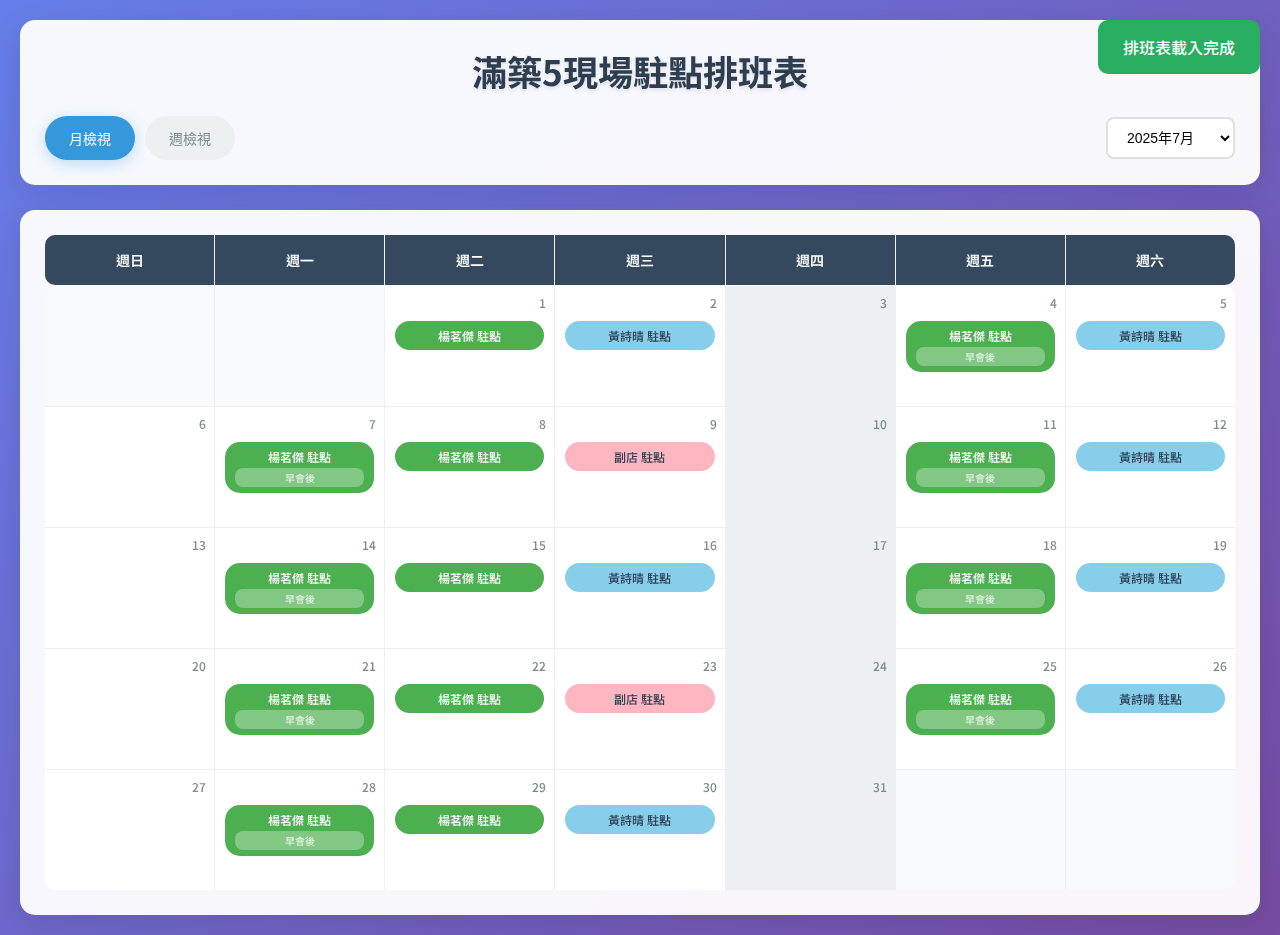
<file: index-local.html>
<!DOCTYPE html>
<html lang="zh-TW">
<head>
    <meta charset="UTF-8">
    <meta name="viewport" content="width=device-width, initial-scale=1.0">
    <title>滿築5現場駐點排班表</title>
    <link rel="stylesheet" href="styles.css">
    <link href="https://fonts.googleapis.com/css2?family=Noto+Sans+TC:wght@300;400;500;700&display=swap" rel="stylesheet">
</head>
<body>
    <div class="container">
        <header>
            <h1>滿築5現場駐點排班表</h1>
            <div class="controls">
                <div class="view-controls">
                    <button id="monthView" class="view-btn active">月檢視</button>
                    <button id="weekView" class="view-btn">週檢視</button>
                </div>
                <div class="date-controls">
                    <select id="monthSelector">
                        <option value="7">2025年7月</option>
                        <option value="8">2025年8月</option>
                        <option value="9">2025年9月</option>
                        <option value="10">2025年10月</option>
                        <option value="11">2025年11月</option>
                        <option value="12">2025年12月</option>
                    </select>
                    <select id="weekSelector" style="display: none;">
                        <!-- 週次選項將由 JavaScript 動態生成 -->
                    </select>
                </div>
            </div>
        </header>

        <main>
            <div id="monthViewContainer" class="view-container active">
                <div class="calendar-header">
                    <div class="day-header">週日</div>
                    <div class="day-header">週一</div>
                    <div class="day-header">週二</div>
                    <div class="day-header">週三</div>
                    <div class="day-header">週四</div>
                    <div class="day-header">週五</div>
                    <div class="day-header">週六</div>
                </div>
                <div id="monthCalendar" class="calendar-grid">
                    <!-- 月檢視日曆將由 JavaScript 動態生成 -->
                </div>
            </div>

            <div id="weekViewContainer" class="view-container">
                <div class="week-header">
                    <div class="person-header">人員</div>
                    <div class="day-header">週日</div>
                    <div class="day-header">週一</div>
                    <div class="day-header">週二</div>
                    <div class="day-header">週三</div>
                    <div class="day-header">週四</div>
                    <div class="day-header">週五</div>
                    <div class="day-header">週六</div>
                </div>
                <div id="weekCalendar" class="week-grid">
                    <!-- 週檢視日曆將由 JavaScript 動態生成 -->
                </div>
            </div>
        </main>

        <div id="notification" class="notification"></div>
    </div>

    <script src="script-local.js"></script>
</body>
</html>
</file>
<file: styles.css>
* {
    margin: 0;
    padding: 0;
    box-sizing: border-box;
}

body {
    font-family: 'Noto Sans TC', sans-serif;
    background: linear-gradient(135deg, #667eea 0%, #764ba2 100%);
    min-height: 100vh;
    color: #333;
}

.container {
    max-width: 1400px;
    margin: 0 auto;
    padding: 20px;
}

header {
    background: rgba(255, 255, 255, 0.95);
    backdrop-filter: blur(10px);
    border-radius: 15px;
    padding: 25px;
    margin-bottom: 25px;
    box-shadow: 0 8px 32px rgba(0, 0, 0, 0.1);
}

h1 {
    text-align: center;
    color: #2c3e50;
    font-weight: 700;
    font-size: 2.2rem;
    margin-bottom: 20px;
    text-shadow: 0 2px 4px rgba(0, 0, 0, 0.1);
}

.controls {
    display: flex;
    justify-content: space-between;
    align-items: center;
    flex-wrap: wrap;
    gap: 15px;
}

.view-controls {
    display: flex;
    gap: 10px;
}

.view-btn {
    padding: 12px 24px;
    border: none;
    border-radius: 25px;
    background: #ecf0f1;
    color: #7f8c8d;
    font-weight: 500;
    cursor: pointer;
    transition: all 0.3s ease;
    font-size: 14px;
}

.view-btn.active {
    background: #3498db;
    color: white;
    box-shadow: 0 4px 15px rgba(52, 152, 219, 0.3);
}

.view-btn:hover:not(.active) {
    background: #bdc3c7;
    transform: translateY(-2px);
}

.date-controls {
    display: flex;
    gap: 10px;
}

select {
    padding: 10px 15px;
    border: 2px solid #e0e0e0;
    border-radius: 8px;
    background: white;
    font-size: 14px;
    font-weight: 500;
    cursor: pointer;
    transition: all 0.3s ease;
}

select:focus {
    outline: none;
    border-color: #3498db;
    box-shadow: 0 0 0 3px rgba(52, 152, 219, 0.1);
}

.view-container {
    display: none;
    background: rgba(255, 255, 255, 0.95);
    backdrop-filter: blur(10px);
    border-radius: 15px;
    padding: 25px;
    box-shadow: 0 8px 32px rgba(0, 0, 0, 0.1);
    overflow-x: auto;
}

.view-container.active {
    display: block;
}

/* 月檢視樣式 */
.calendar-header {
    display: grid;
    grid-template-columns: repeat(7, 1fr);
    gap: 1px;
    background: #ecf0f1;
    border-radius: 10px;
    overflow: hidden;
    margin-bottom: 1px;
}

.day-header {
    background: #34495e;
    color: white;
    padding: 15px 10px;
    text-align: center;
    font-weight: 600;
    font-size: 14px;
}

.calendar-grid {
    display: grid;
    grid-template-columns: repeat(7, 1fr);
    gap: 1px;
    background: #ecf0f1;
    border-radius: 10px;
    overflow: hidden;
}

.calendar-day {
    background: white;
    min-height: 120px;
    padding: 10px;
    position: relative;
    transition: all 0.3s ease;
    cursor: pointer;
}

.calendar-day:hover {
    background: #f8f9fa;
    transform: scale(1.02);
    box-shadow: 0 4px 15px rgba(0, 0, 0, 0.1);
}

.calendar-day.empty {
    background: #f8f9fa;
    cursor: default;
}

.calendar-day.empty:hover {
    transform: none;
    box-shadow: none;
}

.calendar-day.thursday {
    background: #ecf0f1;
    color: #7f8c8d;
}

.calendar-day.thursday:hover {
    background: #ecf0f1;
    transform: none;
    box-shadow: none;
}

.date-number {
    position: absolute;
    top: 8px;
    right: 8px;
    font-size: 12px;
    color: #7f8c8d;
    font-weight: 500;
}

.day-content {
    margin-top: 25px;
    display: flex;
    flex-direction: column;
    gap: 5px;
}

.shift-tag {
    padding: 6px 10px;
    border-radius: 15px;
    font-size: 12px;
    font-weight: 500;
    text-align: center;
    cursor: grab;
    transition: all 0.3s ease;
    position: relative;
    word-break: break-word;
}

.shift-tag:active {
    cursor: grabbing;
}

.shift-tag.huang {
    background: #87CEEB;
    color: #2c3e50;
}

.shift-tag.yang {
    background: #4CAF50;
    color: #fff;
}

.shift-tag.deputy {
    background: #FFB6C1;
    color: #2c3e50;
}

.shift-tag.leave {
    background: #FFA07A;
    color: white;
}

.leave-btn {
    position: absolute;
    bottom: 5px;
    left: 5px;
    padding: 4px 8px;
    background: #e74c3c;
    color: white;
    border: none;
    border-radius: 10px;
    font-size: 10px;
    cursor: pointer;
    opacity: 0;
    transition: opacity 0.3s ease;
}

.calendar-day:hover .leave-btn {
    opacity: 1;
}

.leave-btn:hover {
    background: #c0392b;
}

.meeting-note {
    font-size: 10px;
    color: rgba(255, 255, 255, 0.8);
    background: rgba(255, 255, 255, 0.3);
    padding: 2px 6px;
    border-radius: 8px;
    margin-top: 3px;
    text-align: center;
}

/* 週檢視樣式 */
.week-header {
    display: grid;
    grid-template-columns: 120px repeat(7, 1fr);
    gap: 1px;
    background: #ecf0f1;
    border-radius: 10px;
    overflow: hidden;
    margin-bottom: 1px;
}

.person-header {
    background: #34495e;
    color: white;
    padding: 15px 10px;
    text-align: center;
    font-weight: 600;
    font-size: 14px;
}

.week-grid {
    display: grid;
    grid-template-columns: 120px repeat(7, 1fr);
    gap: 1px;
    background: #ecf0f1;
    border-radius: 10px;
    overflow: hidden;
}

.week-date-header, .week-row {
    display: contents;
}

.week-person {
    background: #34495e;
    color: #fff;
    padding: 20px 10px;
    text-align: center;
    font-weight: 600;
    font-size: 15px;
    display: flex;
    align-items: center;
    justify-content: center;
    border-right: 2px solid #e0e0e0;
    border-radius: 10px 0 0 10px;
    min-height: 70px;
}

.week-day {
    background: #fff;
    min-height: 70px;
    padding: 15px;
    display: flex;
    align-items: center;
    justify-content: center;
    position: relative;
    transition: all 0.3s ease;
    cursor: pointer;
    border-right: 1px solid #e0e0e0;
    border-bottom: 1px solid #e0e0e0;
    border-radius: 0;
}

.week-row .week-day:first-child {
    border-radius: 0 0 0 10px;
}
.week-row .week-day:last-child {
    border-radius: 0 0 10px 0;
    border-right: none;
}

.week-day:hover {
    background: #f8f9fa;
    box-shadow: 0 4px 15px rgba(52, 152, 219, 0.08);
    z-index: 2;
}

.week-day.empty {
    background: #f8f9fa;
    cursor: default;
    border-right: 1px solid #e0e0e0;
}

.week-day.thursday {
    background: #ecf0f1;
    color: #7f8c8d;
    border-right: 1px solid #e0e0e0;
}

.week-shift-tag {
    padding: 12px 20px;
    border-radius: 20px;
    font-size: 16px;
    font-weight: 600;
    text-align: center;
    cursor: grab;
    transition: all 0.3s ease;
    min-width: 80px;
}

.week-shift-tag:active {
    cursor: grabbing;
}

.week-shift-tag.huang {
    background: #87CEEB;
    color: #2c3e50;
}

.week-shift-tag.yang {
    background: #4CAF50;
    color: #fff;
}

.week-shift-tag.deputy {
    background: #FFB6C1;
    color: #2c3e50;
}

.week-shift-tag.leave {
    background: #FFA07A;
    color: white;
}

.week-leave-btn {
    position: absolute;
    bottom: 5px;
    right: 5px;
    padding: 6px 10px;
    background: #e74c3c;
    color: white;
    border: none;
    border-radius: 12px;
    font-size: 11px;
    cursor: pointer;
    opacity: 0;
    transition: opacity 0.3s ease;
}

.week-day:hover .week-leave-btn {
    opacity: 1;
}

.week-leave-btn:hover {
    background: #c0392b;
}

/* 拖曳效果 */
.shift-tag.dragging,
.week-shift-tag.dragging {
    opacity: 0.5;
    transform: rotate(5deg);
}

.drop-zone {
    background: rgba(52, 152, 219, 0.1) !important;
    border: 2px dashed #3498db;
}

.drop-zone.invalid {
    background: rgba(231, 76, 60, 0.1) !important;
    border: 2px dashed #e74c3c;
}

/* 通知樣式 */
.notification {
    position: fixed;
    top: 20px;
    right: 20px;
    padding: 15px 25px;
    border-radius: 10px;
    color: white;
    font-weight: 500;
    z-index: 1000;
    transform: translateX(400px);
    transition: transform 0.3s ease;
}

.notification.show {
    transform: translateX(0);
}

.notification.success {
    background: #27ae60;
}

.notification.error {
    background: #e74c3c;
}

.notification.warning {
    background: #f39c12;
}

/* 響應式設計 */
@media (max-width: 768px) {
    .container {
        padding: 10px;
    }
    
    header {
        padding: 15px;
    }
    
    h1 {
        font-size: 1.8rem;
    }
    
    .controls {
        flex-direction: column;
        align-items: stretch;
    }
    
    .view-controls {
        justify-content: center;
    }
    
    .date-controls {
        justify-content: center;
    }
    
    .view-container {
        padding: 15px;
        overflow-x: auto;
    }
    
    .calendar-day {
        min-height: 100px;
        padding: 8px;
    }
    
    .shift-tag {
        font-size: 11px;
        padding: 4px 8px;
    }
    
    .week-day {
        min-height: 60px;
        padding: 10px;
    }
    
    .week-shift-tag {
        font-size: 14px;
        padding: 8px 15px;
        min-width: 60px;
    }
    
    .notification {
        top: 10px;
        right: 10px;
        left: 10px;
        transform: translateY(-100px);
    }
    
    .notification.show {
        transform: translateY(0);
    }
}

@media (max-width: 480px) {
    .calendar-day {
        min-height: 80px;
        padding: 5px;
    }
    
    .shift-tag {
        font-size: 10px;
        padding: 3px 6px;
    }
    
    .week-day {
        min-height: 50px;
        padding: 8px;
    }
    
    .week-shift-tag {
        font-size: 12px;
        padding: 6px 12px;
        min-width: 50px;
    }
}

.day-date {
    background: #f8f9fa;
    color: #7f8c8d;
    padding: 8px 0;
    text-align: center;
    font-size: 13px;
    font-weight: 500;
    border-bottom: 1px solid #e0e0e0;
}
</file>
